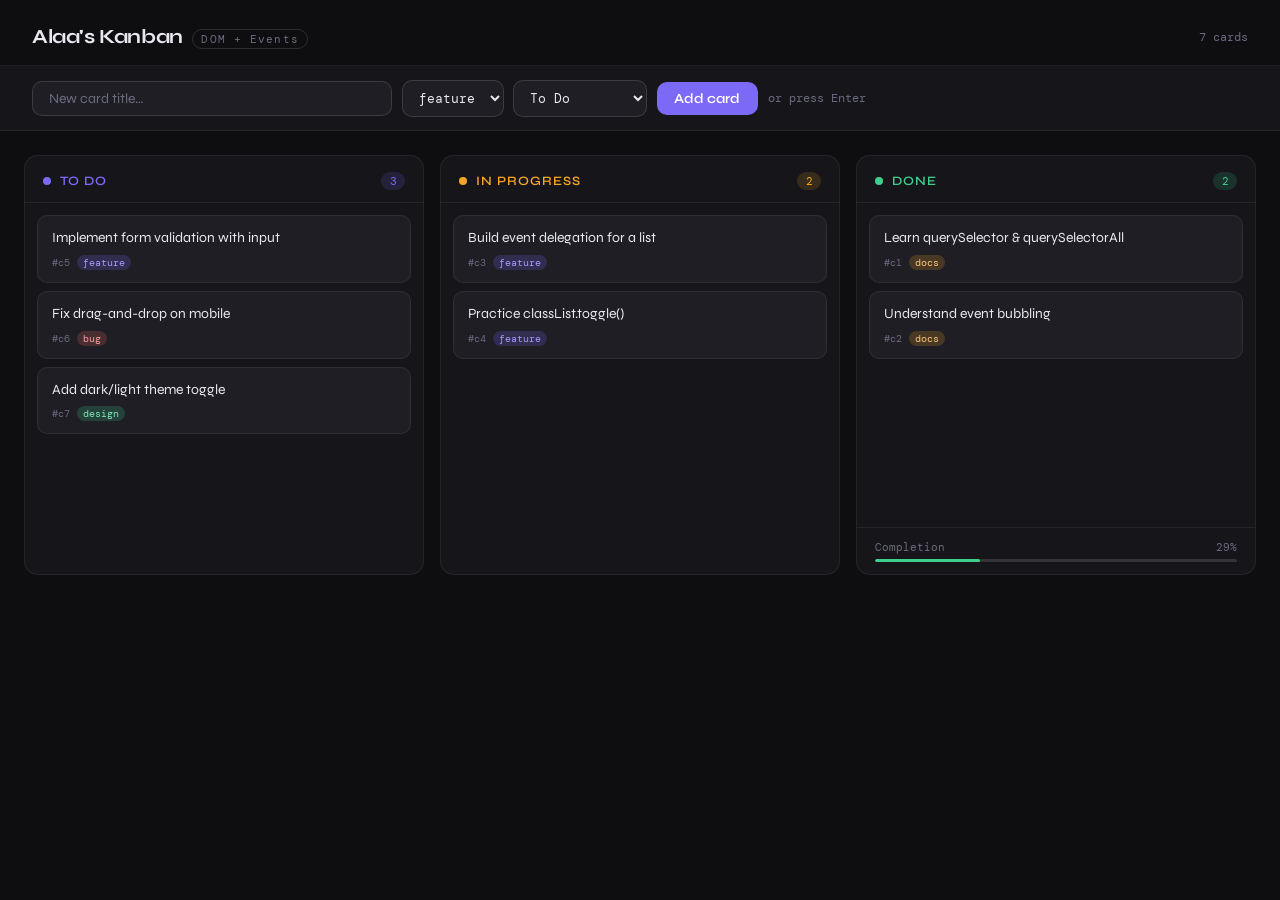
<file: index.html>
<!doctype html>
<html lang="en">
  <head>
    <meta charset="UTF-8" />
    <meta name="viewport" content="width=device-width, initial-scale=1.0" />
    <title>Alaa's Kanban Board</title>
    <link
      href="https://fonts.googleapis.com/css2?family=Syne:wght@400;500;600;700&family=DM+Mono:wght@300;400;500&display=swap"
      rel="stylesheet"
    />
    <link rel="stylesheet" href="style.css" />
  </head>
  <body>
    <!-- Header -->
    <header>
      <div class="logo">
        <h1>Alaa's Kanban</h1>
        <span class="tag">DOM + Events</span>
      </div>
      <div class="header-right">
        <span class="card-count" id="cardCount"></span>
      </div>
    </header>

    <!-- Add card bar -->
    <div class="add-bar">
      <input
        type="text"
        id="newCardText"
        placeholder="New card title…"
        maxlength="120"
      />
      <select id="newCardTag">
        <option value="feature">feature</option>
        <option value="bug">bug</option>
        <option value="docs">docs</option>
        <option value="design">design</option>
      </select>
      <select id="newCardCol">
        <option value="todo">To Do</option>
        <option value="progress">In Progress</option>
        <option value="done">Done</option>
      </select>
      <button id="addBtn">Add card</button>
      <span class="hint-text">or press Enter</span>
    </div>

    <!-- Board -->
    <main class="board">
      <div class="col" data-col="todo">
        <div class="col-header">
          <div class="col-dot"></div>
          <span class="col-title">To Do</span>
          <span class="col-badge" id="badge-todo">0</span>
        </div>
        <div class="cards" id="col-todo"></div>
      </div>

      <div class="col" data-col="progress">
        <div class="col-header">
          <div class="col-dot"></div>
          <span class="col-title">In Progress</span>
          <span class="col-badge" id="badge-progress">0</span>
        </div>
        <div class="cards" id="col-progress"></div>
      </div>

      <div class="col" data-col="done">
        <div class="col-header">
          <div class="col-dot"></div>
          <span class="col-title">Done</span>
          <span class="col-badge" id="badge-done">0</span>
        </div>
        <div class="cards" id="col-done"></div>
        <div class="progress-wrap">
          <div class="progress-label">
            <span>Completion</span>
            <span id="progressPct">0%</span>
          </div>
          <div class="progress-track">
            <div
              class="progress-fill"
              id="progressFill"
              style="width: 0%"
            ></div>
          </div>
        </div>
      </div>
    </main>

    <!-- Toast -->
    <div class="toast" id="toast"></div>
    <script src="data.js"></script>
    <!-- JS loaded at the end so the DOM is ready -->
    <script src="app.js"></script>
  </body>
</html>
</file>
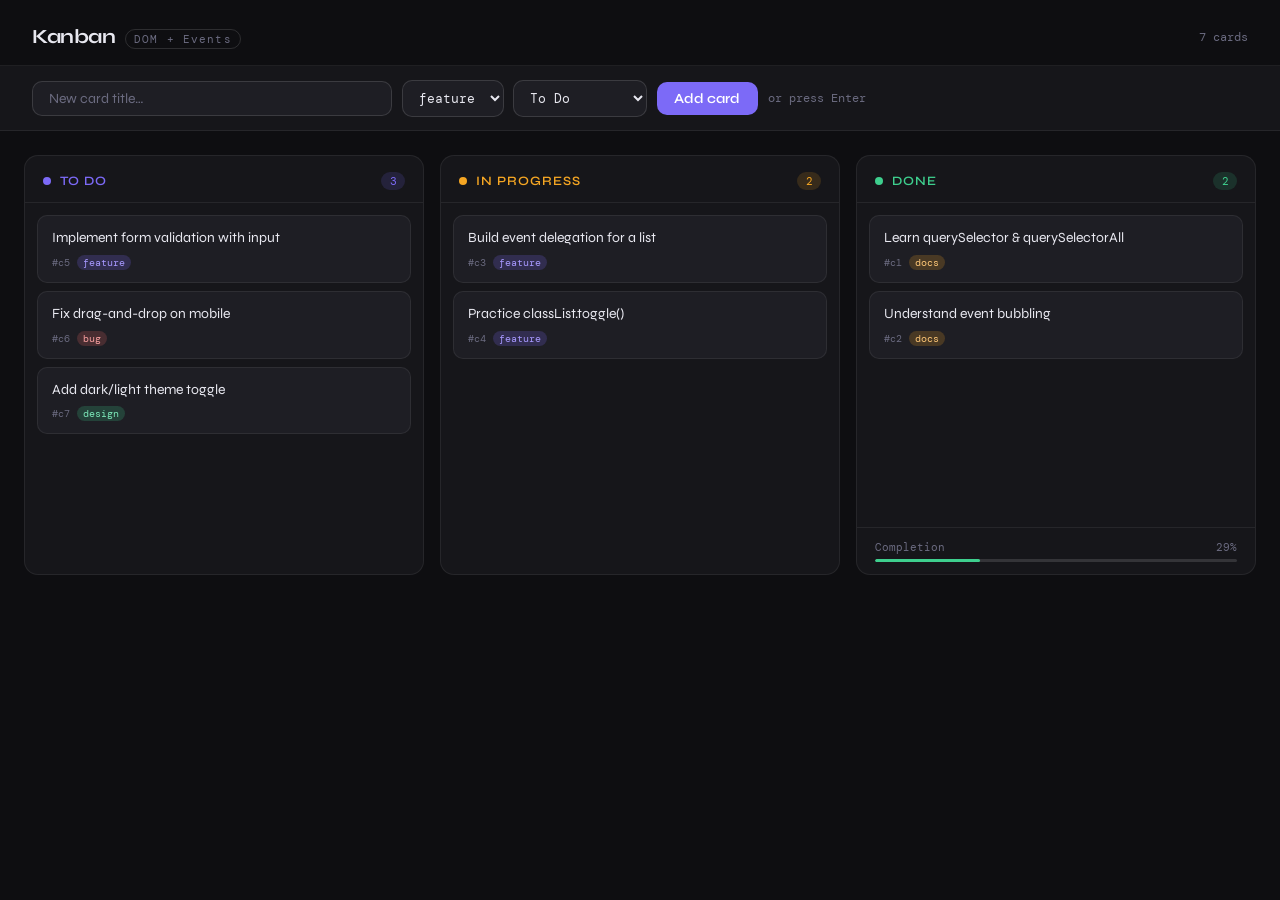
<file: alaas-little-kanban/index.html>
<!doctype html>
<html lang="en">
  <head>
    <meta charset="UTF-8" />
    <meta name="viewport" content="width=device-width, initial-scale=1.0" />
    <title>Alaa's Kanban Board</title>
    <link
      href="https://fonts.googleapis.com/css2?family=Syne:wght@400;500;600;700&family=DM+Mono:wght@300;400;500&display=swap"
      rel="stylesheet"
    />
    <link rel="stylesheet" href="style.css" />
  </head>
  <body>
    <!-- Header -->
    <header>
      <div class="logo">
        <h1>Kanban</h1>
        <span class="tag">DOM + Events</span>
      </div>
      <div class="header-right">
        <span class="card-count" id="cardCount"></span>
      </div>
    </header>

    <!-- Add card bar -->
    <div class="add-bar">
      <input
        type="text"
        id="newCardText"
        placeholder="New card title…"
        maxlength="120"
      />
      <select id="newCardTag">
        <option value="feature">feature</option>
        <option value="bug">bug</option>
        <option value="docs">docs</option>
        <option value="design">design</option>
      </select>
      <select id="newCardCol">
        <option value="todo">To Do</option>
        <option value="progress">In Progress</option>
        <option value="done">Done</option>
      </select>
      <button id="addBtn">Add card</button>
      <span class="hint-text">or press Enter</span>
    </div>

    <!-- Board -->
    <main class="board">
      <div class="col" data-col="todo">
        <div class="col-header">
          <div class="col-dot"></div>
          <span class="col-title">To Do</span>
          <span class="col-badge" id="badge-todo">0</span>
        </div>
        <div class="cards" id="col-todo"></div>
      </div>

      <div class="col" data-col="progress">
        <div class="col-header">
          <div class="col-dot"></div>
          <span class="col-title">In Progress</span>
          <span class="col-badge" id="badge-progress">0</span>
        </div>
        <div class="cards" id="col-progress"></div>
      </div>

      <div class="col" data-col="done">
        <div class="col-header">
          <div class="col-dot"></div>
          <span class="col-title">Done</span>
          <span class="col-badge" id="badge-done">0</span>
        </div>
        <div class="cards" id="col-done"></div>
        <div class="progress-wrap">
          <div class="progress-label">
            <span>Completion</span>
            <span id="progressPct">0%</span>
          </div>
          <div class="progress-track">
            <div
              class="progress-fill"
              id="progressFill"
              style="width: 0%"
            ></div>
          </div>
        </div>
      </div>
    </main>

    <!-- Toast -->
    <div class="toast" id="toast"></div>
    <script src="data.js"></script>
    <!-- JS loaded at the end so the DOM is ready -->
    <script src="app.js"></script>
  </body>
</html>
</file>
<file: style.css>
/* ─── Reset & Tokens ─── */
*,
*::before,
*::after {
  box-sizing: border-box;
  margin: 0;
  padding: 0;
}

:root {
  --bg: #0e0e11;
  --surface: #16161a;
  --surface2: #1e1e24;
  --surface3: #26262e;
  --border: rgba(255, 255, 255, 0.07);
  --border2: rgba(255, 255, 255, 0.13);
  --text: #e8e8f0;
  --muted: #6b6b80;
  --todo: #7c6af7;
  --todo-dim: rgba(124, 106, 247, 0.15);
  --prog: #f5a623;
  --prog-dim: rgba(245, 166, 35, 0.15);
  --done: #3ecf8e;
  --done-dim: rgba(62, 207, 142, 0.15);
  --danger: #f26b6b;
  --mono: "DM Mono", monospace;
  --sans: "Syne", sans-serif;
  --radius: 10px;
}

body {
  background: var(--bg);
  color: var(--text);
  font-family: var(--sans);
  min-height: 100vh;
  display: flex;
  flex-direction: column;
}

/* ─── Header ─── */
header {
  padding: 1.5rem 2rem 1rem;
  display: flex;
  align-items: center;
  justify-content: space-between;
  border-bottom: 1px solid var(--border);
}

.logo {
  display: flex;
  align-items: baseline;
  gap: 0.6rem;
}

.logo h1 {
  font-size: 1.25rem;
  font-weight: 700;
  letter-spacing: -0.02em;
  color: var(--text);
}

.logo .tag {
  font-family: var(--mono);
  font-size: 0.7rem;
  color: var(--muted);
  letter-spacing: 0.1em;
  padding: 2px 8px;
  border: 1px solid var(--border2);
  border-radius: 999px;
}

.header-right {
  display: flex;
  align-items: center;
  gap: 0.75rem;
}

.card-count {
  font-family: var(--mono);
  font-size: 0.75rem;
  color: var(--muted);
}

/* ─── Add Card Bar ─── */
.add-bar {
  padding: 0.85rem 2rem;
  background: var(--surface);
  border-bottom: 1px solid var(--border);
  display: flex;
  gap: 0.6rem;
  align-items: center;
}

.add-bar input {
  flex: 1;
  max-width: 360px;
  background: var(--surface2);
  border: 1px solid var(--border2);
  border-radius: var(--radius);
  padding: 0.5rem 1rem;
  font-family: var(--sans);
  font-size: 0.875rem;
  color: var(--text);
  outline: none;
  transition: border-color 0.15s;
}
.add-bar input:focus {
  border-color: var(--todo);
}
.add-bar input::placeholder {
  color: var(--muted);
}

.add-bar select {
  background: var(--surface2);
  border: 1px solid var(--border2);
  border-radius: var(--radius);
  padding: 0.5rem 0.75rem;
  font-family: var(--mono);
  font-size: 0.8rem;
  color: var(--text);
  outline: none;
  cursor: pointer;
}

.add-bar button {
  background: var(--todo);
  color: #fff;
  border: none;
  border-radius: var(--radius);
  padding: 0.5rem 1.1rem;
  font-family: var(--sans);
  font-size: 0.875rem;
  font-weight: 600;
  cursor: pointer;
  transition:
    opacity 0.15s,
    transform 0.1s;
}
.add-bar button:hover {
  opacity: 0.85;
}
.add-bar button:active {
  transform: scale(0.97);
}

.hint-text {
  font-family: var(--mono);
  font-size: 0.72rem;
  color: var(--muted);
}

/* ─── Board ─── */
.board {
  flex: 1;
  display: grid;
  grid-template-columns: repeat(3, 1fr);
  gap: 0;
  padding: 1.5rem 1.5rem 2rem;
  gap: 1rem;
  align-items: start;
}

/* ─── Column ─── */
.col {
  background: var(--surface);
  border: 1px solid var(--border);
  border-radius: 14px;
  display: flex;
  flex-direction: column;
  min-height: 420px;
  transition: border-color 0.2s;
}

.col.drag-over {
  border-color: var(--col-accent);
  background: var(--col-dim);
}

.col-header {
  padding: 1rem 1.1rem 0.75rem;
  display: flex;
  align-items: center;
  gap: 0.6rem;
  border-bottom: 1px solid var(--border);
}

.col-dot {
  width: 8px;
  height: 8px;
  border-radius: 50%;
  background: var(--col-accent);
  flex-shrink: 0;
}

.col-title {
  font-size: 0.8rem;
  font-weight: 600;
  letter-spacing: 0.08em;
  text-transform: uppercase;
  color: var(--col-accent);
  flex: 1;
}

.col-badge {
  font-family: var(--mono);
  font-size: 0.7rem;
  background: var(--col-dim);
  color: var(--col-accent);
  padding: 2px 8px;
  border-radius: 999px;
  min-width: 24px;
  text-align: center;
}

/* ─── Card list ─── */
.cards {
  padding: 0.75rem;
  display: flex;
  flex-direction: column;
  gap: 0.5rem;
  flex: 1;
  min-height: 60px;
}

.drop-placeholder {
  border: 2px dashed var(--col-accent);
  border-radius: var(--radius);
  height: 60px;
  opacity: 0.4;
  border-style: dashed;
  flex-shrink: 0;
}

/* ─── Card ─── */
.card {
  background: var(--surface2);
  border: 1px solid var(--border);
  border-radius: var(--radius);
  padding: 0.75rem 0.9rem;
  cursor: grab;
  user-select: none;
  transition:
    box-shadow 0.15s,
    transform 0.15s,
    opacity 0.15s,
    border-color 0.15s;
  position: relative;
  animation: cardIn 0.2s ease both;
}

@keyframes cardIn {
  from {
    opacity: 0;
    transform: translateY(-6px);
  }
  to {
    opacity: 1;
    transform: translateY(0);
  }
}

.card:hover {
  border-color: var(--border2);
  box-shadow: 0 4px 20px rgba(0, 0, 0, 0.35);
  transform: translateY(-1px);
}

.card:active {
  cursor: grabbing;
}

.card.dragging {
  opacity: 0.35;
  transform: scale(0.97);
  box-shadow: none;
}

.card-top {
  display: flex;
  align-items: flex-start;
  gap: 0.5rem;
  margin-bottom: 0.4rem;
}

.card-text {
  font-size: 0.875rem;
  line-height: 1.45;
  flex: 1;
  color: var(--text);
}

.card-delete {
  width: 20px;
  height: 20px;
  border-radius: 50%;
  border: none;
  background: transparent;
  color: var(--muted);
  cursor: pointer;
  font-size: 14px;
  display: flex;
  align-items: center;
  justify-content: center;
  opacity: 0;
  transition:
    opacity 0.12s,
    color 0.12s,
    background 0.12s;
  flex-shrink: 0;
  line-height: 1;
  padding: 0;
}
.card:hover .card-delete {
  opacity: 1;
}
.card-delete:hover {
  color: var(--danger);
  background: rgba(242, 107, 107, 0.1);
}

.card-meta {
  display: flex;
  align-items: center;
  gap: 0.4rem;
}

.card-id {
  font-family: var(--mono);
  font-size: 0.65rem;
  color: var(--muted);
}

.card-tag {
  font-family: var(--mono);
  font-size: 0.65rem;
  padding: 1px 6px;
  border-radius: 999px;
}

.col-empty {
  flex: 1;
  display: flex;
  align-items: center;
  justify-content: center;
  font-family: var(--mono);
  font-size: 0.75rem;
  color: var(--muted);
  padding: 1.5rem;
  text-align: center;
  opacity: 0.6;
}

/* ─── Progress bar ─── */
.progress-wrap {
  padding: 0.75rem 1.1rem;
  border-top: 1px solid var(--border);
}
.progress-label {
  font-family: var(--mono);
  font-size: 0.68rem;
  color: var(--muted);
  margin-bottom: 0.35rem;
  display: flex;
  justify-content: space-between;
}
.progress-track {
  height: 3px;
  background: var(--border2);
  border-radius: 999px;
  overflow: hidden;
}
.progress-fill {
  height: 100%;
  background: var(--done);
  border-radius: 999px;
  transition: width 0.4s ease;
}

/* ─── Color-coded columns ─── */
[data-col="todo"] {
  --col-accent: var(--todo);
  --col-dim: var(--todo-dim);
}
[data-col="progress"] {
  --col-accent: var(--prog);
  --col-dim: var(--prog-dim);
}
[data-col="done"] {
  --col-accent: var(--done);
  --col-dim: var(--done-dim);
}

/* ─── Tags ─── */
.tag-feature {
  background: rgba(124, 106, 247, 0.2);
  color: #a899ff;
}
.tag-bug {
  background: rgba(242, 107, 107, 0.2);
  color: #f9a0a0;
}
.tag-docs {
  background: rgba(245, 166, 35, 0.2);
  color: #ffc878;
}
.tag-design {
  background: rgba(62, 207, 142, 0.2);
  color: #7deaba;
}

/* ─── Toast ─── */
.toast {
  position: fixed;
  bottom: 1.5rem;
  left: 50%;
  transform: translateX(-50%) translateY(10px);
  background: var(--surface3);
  border: 1px solid var(--border2);
  border-radius: var(--radius);
  padding: 0.5rem 1.1rem;
  font-family: var(--mono);
  font-size: 0.78rem;
  color: var(--text);
  opacity: 0;
  transition:
    opacity 0.2s,
    transform 0.2s;
  pointer-events: none;
  white-space: nowrap;
  z-index: 999;
}
.toast.show {
  opacity: 1;
  transform: translateX(-50%) translateY(0);
}
</file>
<file: alaas-little-kanban/style.css>
/* ─── Reset & Tokens ─── */
*,
*::before,
*::after {
  box-sizing: border-box;
  margin: 0;
  padding: 0;
}

:root {
  --bg: #0e0e11;
  --surface: #16161a;
  --surface2: #1e1e24;
  --surface3: #26262e;
  --border: rgba(255, 255, 255, 0.07);
  --border2: rgba(255, 255, 255, 0.13);
  --text: #e8e8f0;
  --muted: #6b6b80;
  --todo: #7c6af7;
  --todo-dim: rgba(124, 106, 247, 0.15);
  --prog: #f5a623;
  --prog-dim: rgba(245, 166, 35, 0.15);
  --done: #3ecf8e;
  --done-dim: rgba(62, 207, 142, 0.15);
  --danger: #f26b6b;
  --mono: "DM Mono", monospace;
  --sans: "Syne", sans-serif;
  --radius: 10px;
}

body {
  background: var(--bg);
  color: var(--text);
  font-family: var(--sans);
  min-height: 100vh;
  display: flex;
  flex-direction: column;
}

/* ─── Header ─── */
header {
  padding: 1.5rem 2rem 1rem;
  display: flex;
  align-items: center;
  justify-content: space-between;
  border-bottom: 1px solid var(--border);
}

.logo {
  display: flex;
  align-items: baseline;
  gap: 0.6rem;
}

.logo h1 {
  font-size: 1.25rem;
  font-weight: 700;
  letter-spacing: -0.02em;
  color: var(--text);
}

.logo .tag {
  font-family: var(--mono);
  font-size: 0.7rem;
  color: var(--muted);
  letter-spacing: 0.1em;
  padding: 2px 8px;
  border: 1px solid var(--border2);
  border-radius: 999px;
}

.header-right {
  display: flex;
  align-items: center;
  gap: 0.75rem;
}

.card-count {
  font-family: var(--mono);
  font-size: 0.75rem;
  color: var(--muted);
}

/* ─── Add Card Bar ─── */
.add-bar {
  padding: 0.85rem 2rem;
  background: var(--surface);
  border-bottom: 1px solid var(--border);
  display: flex;
  gap: 0.6rem;
  align-items: center;
}

.add-bar input {
  flex: 1;
  max-width: 360px;
  background: var(--surface2);
  border: 1px solid var(--border2);
  border-radius: var(--radius);
  padding: 0.5rem 1rem;
  font-family: var(--sans);
  font-size: 0.875rem;
  color: var(--text);
  outline: none;
  transition: border-color 0.15s;
}
.add-bar input:focus {
  border-color: var(--todo);
}
.add-bar input::placeholder {
  color: var(--muted);
}

.add-bar select {
  background: var(--surface2);
  border: 1px solid var(--border2);
  border-radius: var(--radius);
  padding: 0.5rem 0.75rem;
  font-family: var(--mono);
  font-size: 0.8rem;
  color: var(--text);
  outline: none;
  cursor: pointer;
}

.add-bar button {
  background: var(--todo);
  color: #fff;
  border: none;
  border-radius: var(--radius);
  padding: 0.5rem 1.1rem;
  font-family: var(--sans);
  font-size: 0.875rem;
  font-weight: 600;
  cursor: pointer;
  transition:
    opacity 0.15s,
    transform 0.1s;
}
.add-bar button:hover {
  opacity: 0.85;
}
.add-bar button:active {
  transform: scale(0.97);
}

.hint-text {
  font-family: var(--mono);
  font-size: 0.72rem;
  color: var(--muted);
}

/* ─── Board ─── */
.board {
  flex: 1;
  display: grid;
  grid-template-columns: repeat(3, 1fr);
  gap: 0;
  padding: 1.5rem 1.5rem 2rem;
  gap: 1rem;
  align-items: start;
}

/* ─── Column ─── */
.col {
  background: var(--surface);
  border: 1px solid var(--border);
  border-radius: 14px;
  display: flex;
  flex-direction: column;
  min-height: 420px;
  transition: border-color 0.2s;
}

.col.drag-over {
  border-color: var(--col-accent);
  background: var(--col-dim);
}

.col-header {
  padding: 1rem 1.1rem 0.75rem;
  display: flex;
  align-items: center;
  gap: 0.6rem;
  border-bottom: 1px solid var(--border);
}

.col-dot {
  width: 8px;
  height: 8px;
  border-radius: 50%;
  background: var(--col-accent);
  flex-shrink: 0;
}

.col-title {
  font-size: 0.8rem;
  font-weight: 600;
  letter-spacing: 0.08em;
  text-transform: uppercase;
  color: var(--col-accent);
  flex: 1;
}

.col-badge {
  font-family: var(--mono);
  font-size: 0.7rem;
  background: var(--col-dim);
  color: var(--col-accent);
  padding: 2px 8px;
  border-radius: 999px;
  min-width: 24px;
  text-align: center;
}

/* ─── Card list ─── */
.cards {
  padding: 0.75rem;
  display: flex;
  flex-direction: column;
  gap: 0.5rem;
  flex: 1;
  min-height: 60px;
}

.drop-placeholder {
  border: 2px dashed var(--col-accent);
  border-radius: var(--radius);
  height: 60px;
  opacity: 0.4;
  border-style: dashed;
  flex-shrink: 0;
}

/* ─── Card ─── */
.card {
  background: var(--surface2);
  border: 1px solid var(--border);
  border-radius: var(--radius);
  padding: 0.75rem 0.9rem;
  cursor: grab;
  user-select: none;
  transition:
    box-shadow 0.15s,
    transform 0.15s,
    opacity 0.15s,
    border-color 0.15s;
  position: relative;
  animation: cardIn 0.2s ease both;
}

@keyframes cardIn {
  from {
    opacity: 0;
    transform: translateY(-6px);
  }
  to {
    opacity: 1;
    transform: translateY(0);
  }
}

.card:hover {
  border-color: var(--border2);
  box-shadow: 0 4px 20px rgba(0, 0, 0, 0.35);
  transform: translateY(-1px);
}

.card:active {
  cursor: grabbing;
}

.card.dragging {
  opacity: 0.35;
  transform: scale(0.97);
  box-shadow: none;
}

.card-top {
  display: flex;
  align-items: flex-start;
  gap: 0.5rem;
  margin-bottom: 0.4rem;
}

.card-text {
  font-size: 0.875rem;
  line-height: 1.45;
  flex: 1;
  color: var(--text);
}

.card-delete {
  width: 20px;
  height: 20px;
  border-radius: 50%;
  border: none;
  background: transparent;
  color: var(--muted);
  cursor: pointer;
  font-size: 14px;
  display: flex;
  align-items: center;
  justify-content: center;
  opacity: 0;
  transition:
    opacity 0.12s,
    color 0.12s,
    background 0.12s;
  flex-shrink: 0;
  line-height: 1;
  padding: 0;
}
.card:hover .card-delete {
  opacity: 1;
}
.card-delete:hover {
  color: var(--danger);
  background: rgba(242, 107, 107, 0.1);
}

.card-meta {
  display: flex;
  align-items: center;
  gap: 0.4rem;
}

.card-id {
  font-family: var(--mono);
  font-size: 0.65rem;
  color: var(--muted);
}

.card-tag {
  font-family: var(--mono);
  font-size: 0.65rem;
  padding: 1px 6px;
  border-radius: 999px;
}

.col-empty {
  flex: 1;
  display: flex;
  align-items: center;
  justify-content: center;
  font-family: var(--mono);
  font-size: 0.75rem;
  color: var(--muted);
  padding: 1.5rem;
  text-align: center;
  opacity: 0.6;
}

/* ─── Progress bar ─── */
.progress-wrap {
  padding: 0.75rem 1.1rem;
  border-top: 1px solid var(--border);
}
.progress-label {
  font-family: var(--mono);
  font-size: 0.68rem;
  color: var(--muted);
  margin-bottom: 0.35rem;
  display: flex;
  justify-content: space-between;
}
.progress-track {
  height: 3px;
  background: var(--border2);
  border-radius: 999px;
  overflow: hidden;
}
.progress-fill {
  height: 100%;
  background: var(--done);
  border-radius: 999px;
  transition: width 0.4s ease;
}

/* ─── Color-coded columns ─── */
[data-col="todo"] {
  --col-accent: var(--todo);
  --col-dim: var(--todo-dim);
}
[data-col="progress"] {
  --col-accent: var(--prog);
  --col-dim: var(--prog-dim);
}
[data-col="done"] {
  --col-accent: var(--done);
  --col-dim: var(--done-dim);
}

/* ─── Tags ─── */
.tag-feature {
  background: rgba(124, 106, 247, 0.2);
  color: #a899ff;
}
.tag-bug {
  background: rgba(242, 107, 107, 0.2);
  color: #f9a0a0;
}
.tag-docs {
  background: rgba(245, 166, 35, 0.2);
  color: #ffc878;
}
.tag-design {
  background: rgba(62, 207, 142, 0.2);
  color: #7deaba;
}

/* ─── Toast ─── */
.toast {
  position: fixed;
  bottom: 1.5rem;
  left: 50%;
  transform: translateX(-50%) translateY(10px);
  background: var(--surface3);
  border: 1px solid var(--border2);
  border-radius: var(--radius);
  padding: 0.5rem 1.1rem;
  font-family: var(--mono);
  font-size: 0.78rem;
  color: var(--text);
  opacity: 0;
  transition:
    opacity 0.2s,
    transform 0.2s;
  pointer-events: none;
  white-space: nowrap;
  z-index: 999;
}
.toast.show {
  opacity: 1;
  transform: translateX(-50%) translateY(0);
}
</file>
